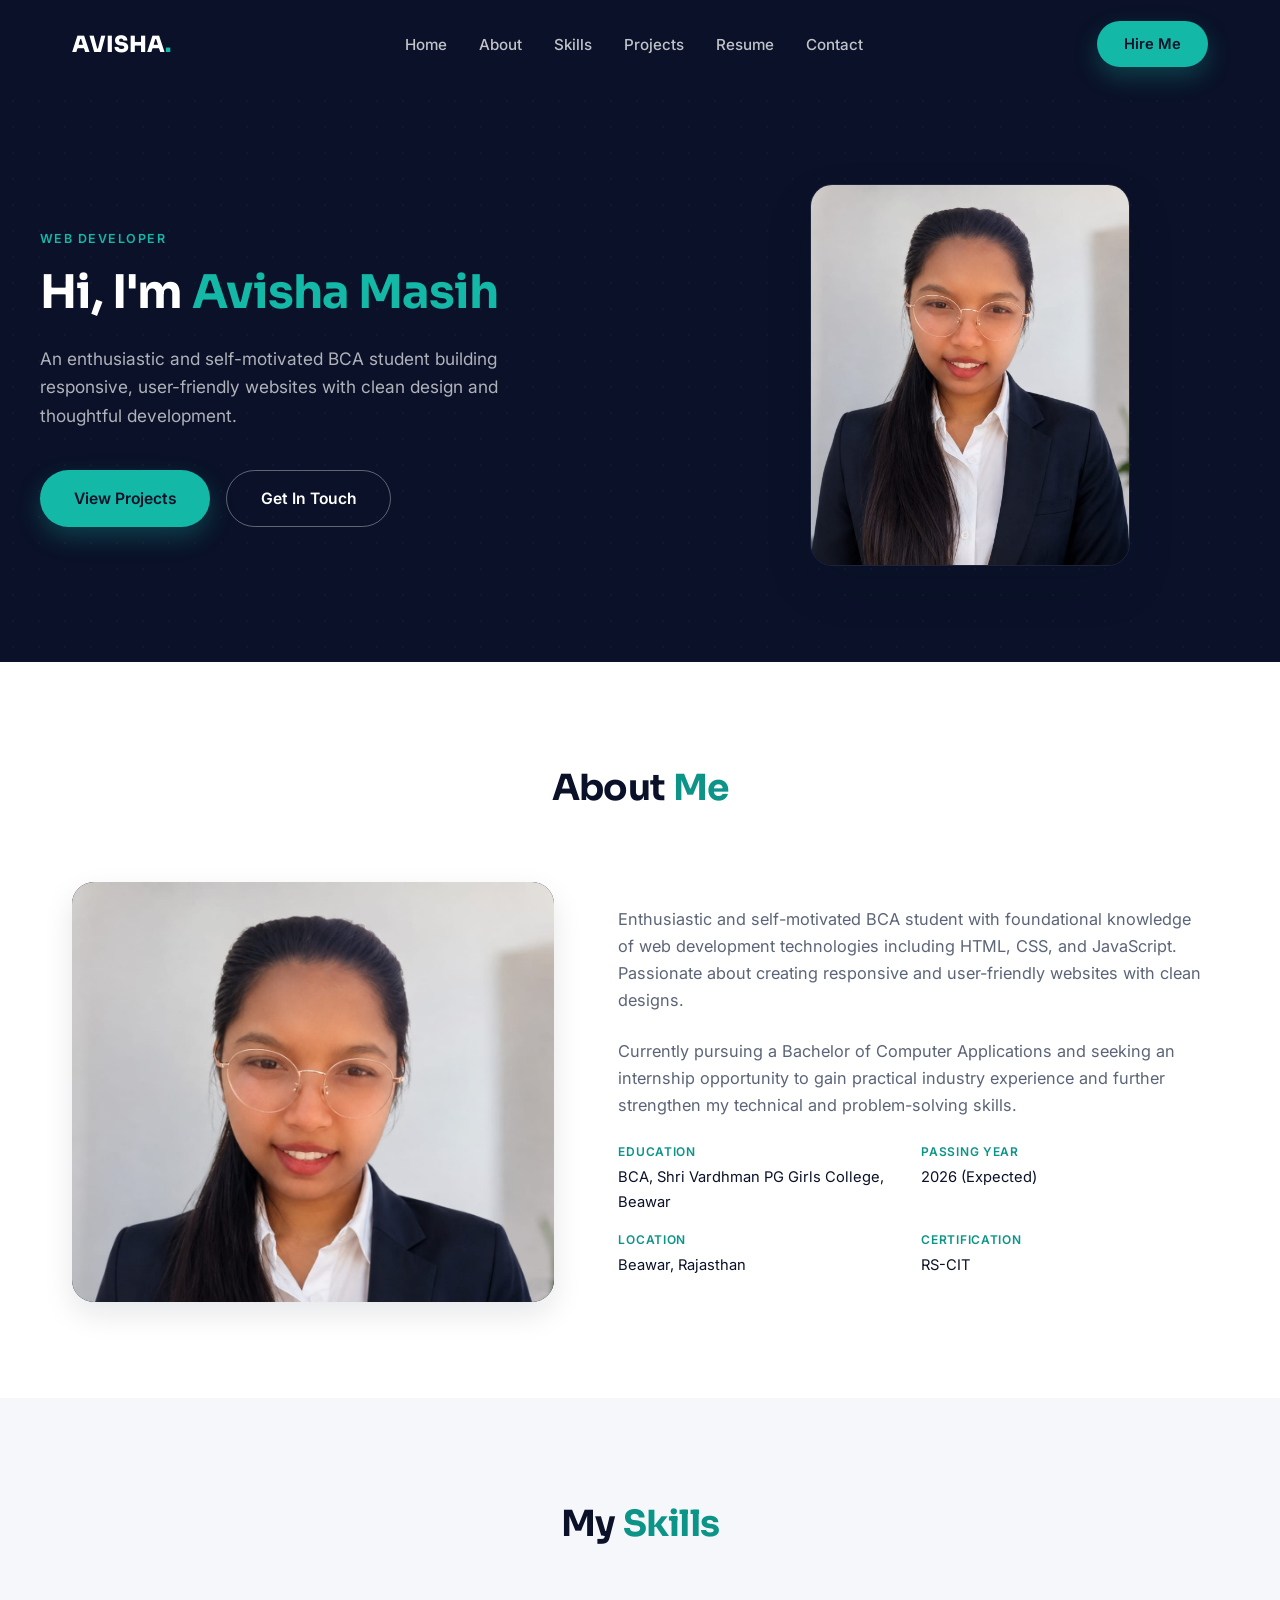
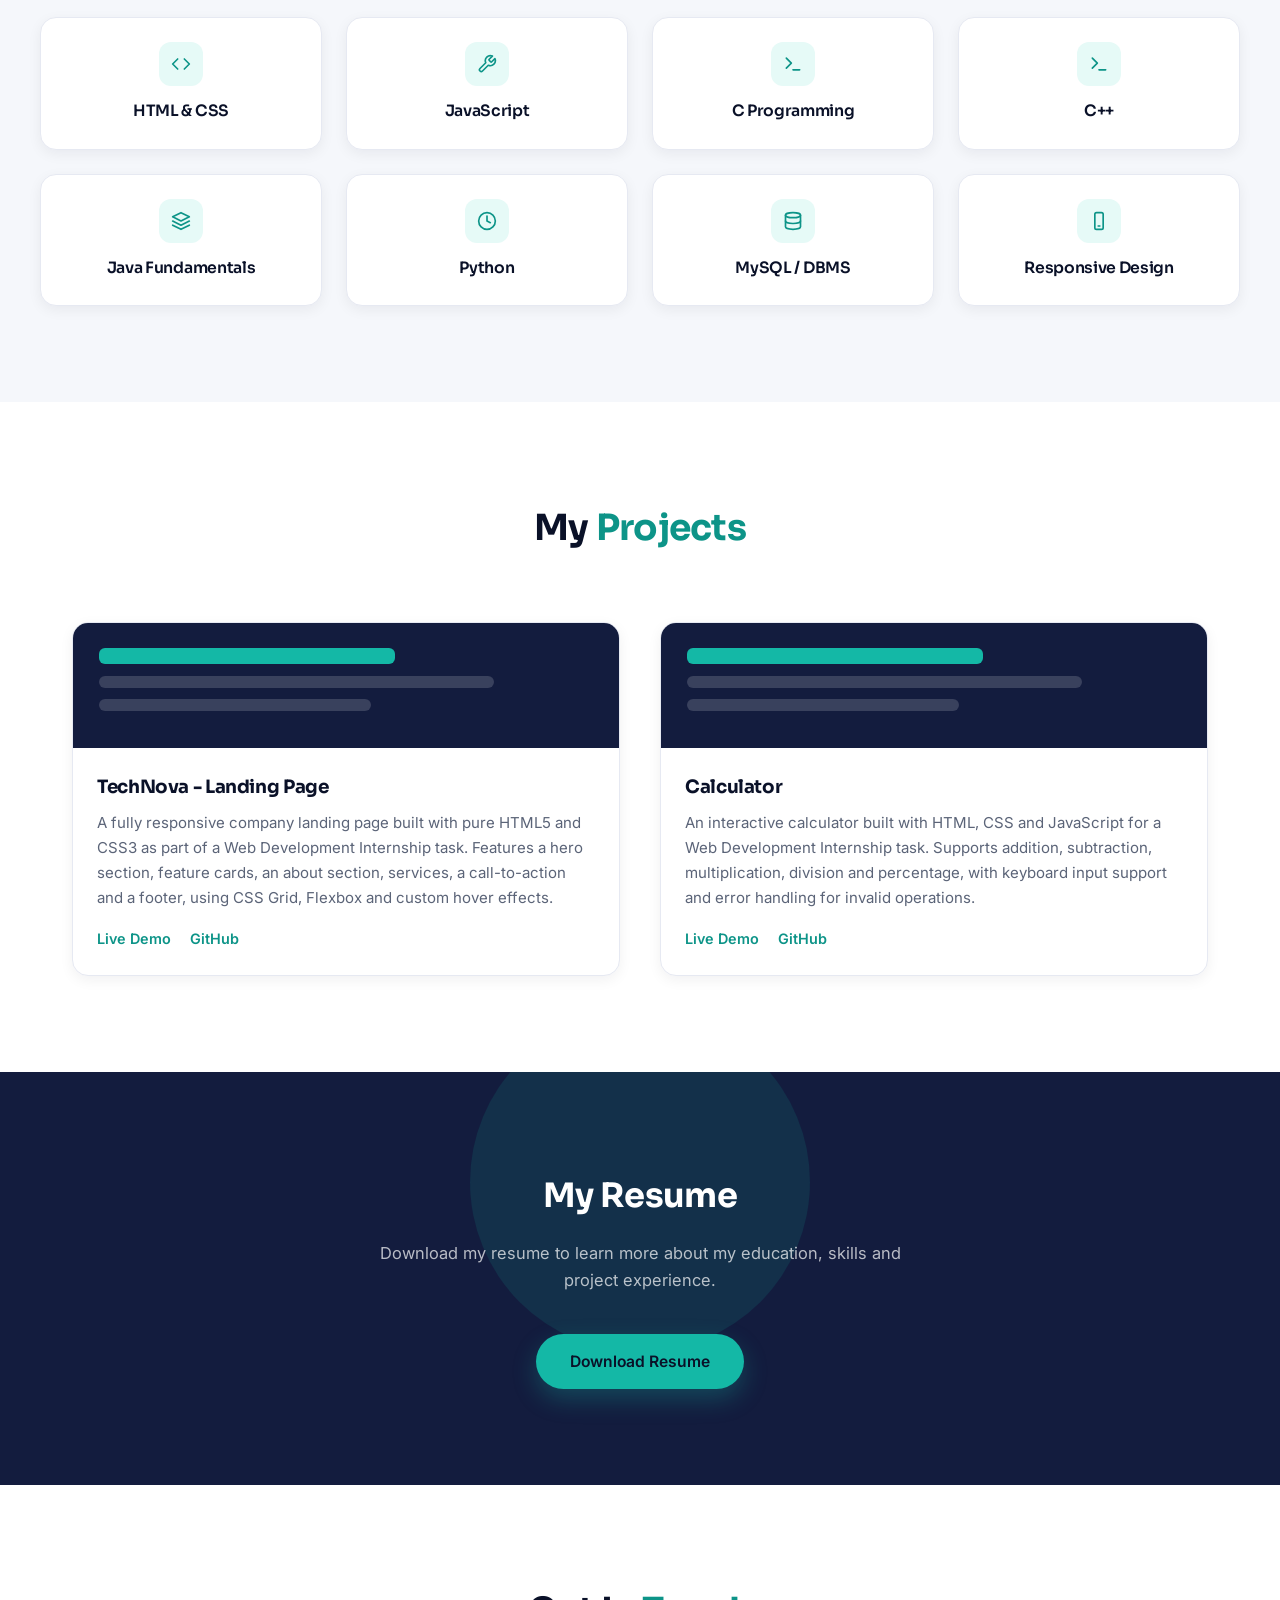
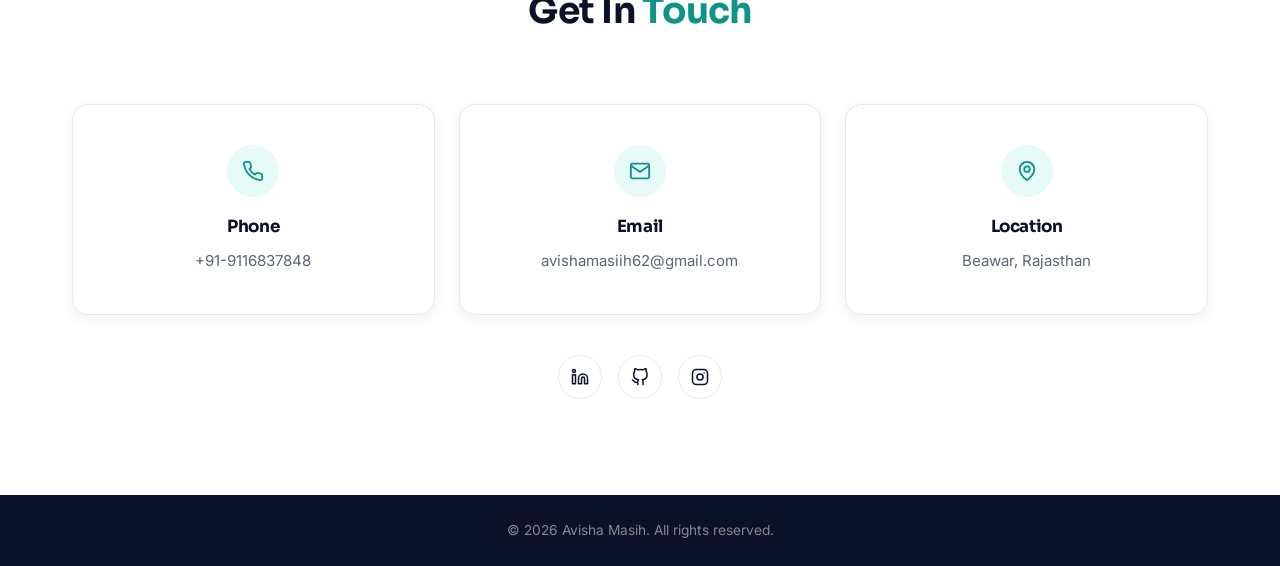
<file: Level-1-Task-1-Portfolio/index.html>
<!DOCTYPE html>
<html lang="en">
<head>
<meta charset="UTF-8">
<meta name="viewport" content="width=device-width, initial-scale=1.0">
<title>Avisha Masih - Aspiring Web Developer</title>
<link rel="stylesheet" href="style.css">
</head>
<body>

  <!-- ===================== HEADER ===================== -->
  <header class="header">
    <nav class="navbar">
      <div class="logo">AVISHA<span>.</span></div>
      <ul class="nav-links">
        <li><a href="#home">Home</a></li>
        <li><a href="#about">About</a></li>
        <li><a href="#skills">Skills</a></li>
        <li><a href="#projects">Projects</a></li>
        <li><a href="#resume">Resume</a></li>
        <li><a href="#contact">Contact</a></li>
      </ul>
      <a href="#contact" class="btn btn-primary nav-btn">Hire Me</a>
    </nav>
  </header>

  <main>

    <!-- ===================== HERO SECTION ===================== -->
    <section class="hero" id="home">
      <div class="hero-container">
        <div class="hero-left">
          <span class="eyebrow">Web Developer</span>
          <h1>Hi, I'm <span>Avisha Masih</span></h1>
          <p>An enthusiastic and self-motivated BCA student building responsive, user-friendly websites with clean design and thoughtful development.</p>
          <div class="hero-actions">
            <a href="#projects" class="btn btn-primary">View Projects</a>
            <a href="#contact" class="btn btn-outline">Get In Touch</a>
          </div>
        </div>
        <div class="hero-right">
          <div class="profile-card">
            <img src="profile.jpeg" alt="Avisha Masih" class="profile-photo">
          </div>
        </div>
      </div>
    </section>

    <!-- ===================== ABOUT SECTION ===================== -->
    <section class="about" id="about">
      <h2 class="section-heading">About <span>Me</span></h2>
      <div class="about-container">
        <div class="about-visual">
          <img src="profile.jpeg" alt="Avisha Masih" class="about-photo">
        </div>
        <div class="about-right">
          <p>Enthusiastic and self-motivated BCA student with foundational knowledge of web development technologies including HTML, CSS, and JavaScript. Passionate about creating responsive and user-friendly websites with clean designs.</p>
          <p>Currently pursuing a Bachelor of Computer Applications and seeking an internship opportunity to gain practical industry experience and further strengthen my technical and problem-solving skills.</p>
          <ul class="info-list">
            <li><span class="info-label">Education</span>BCA, Shri Vardhman PG Girls College, Beawar</li>
            <li><span class="info-label">Passing Year</span>2026 (Expected)</li>
            <li><span class="info-label">Location</span>Beawar, Rajasthan</li>
            <li><span class="info-label">Certification</span>RS-CIT</li>
          </ul>
        </div>
      </div>
    </section>

    <!-- ===================== SKILLS SECTION ===================== -->
    <section class="skills" id="skills">
      <h2 class="section-heading">My <span>Skills</span></h2>
      <div class="skills-grid">
        <div class="skill-card">
          <div class="skill-icon"><svg viewBox="0 0 24 24" fill="none" stroke-width="2" stroke-linecap="round" stroke-linejoin="round"><polyline points="16 18 22 12 16 6"></polyline><polyline points="8 6 2 12 8 18"></polyline></svg></div>
          <h3>HTML & CSS</h3>
        </div>
        <div class="skill-card">
          <div class="skill-icon"><svg viewBox="0 0 24 24" fill="none" stroke-width="2" stroke-linecap="round" stroke-linejoin="round"><path d="M14.7 6.3a1 1 0 0 0 0 1.4l1.6 1.6a1 1 0 0 0 1.4 0l3.77-3.77a6 6 0 0 1-7.94 7.94l-6.91 6.91a2.12 2.12 0 0 1-3-3l6.91-6.91a6 6 0 0 1 7.94-7.94l-3.76 3.76z"></path></svg></div>
          <h3>JavaScript</h3>
        </div>
        <div class="skill-card">
          <div class="skill-icon"><svg viewBox="0 0 24 24" fill="none" stroke-width="2" stroke-linecap="round" stroke-linejoin="round"><polyline points="4 17 10 11 4 5"></polyline><line x1="12" y1="19" x2="20" y2="19"></line></svg></div>
          <h3>C Programming</h3>
        </div>
        <div class="skill-card">
          <div class="skill-icon"><svg viewBox="0 0 24 24" fill="none" stroke-width="2" stroke-linecap="round" stroke-linejoin="round"><polyline points="4 17 10 11 4 5"></polyline><line x1="12" y1="19" x2="20" y2="19"></line></svg></div>
          <h3>C++</h3>
        </div>
        <div class="skill-card">
          <div class="skill-icon"><svg viewBox="0 0 24 24" fill="none" stroke-width="2" stroke-linecap="round" stroke-linejoin="round"><path d="M12 2 2 7l10 5 10-5-10-5Z"></path><path d="m2 17 10 5 10-5"></path><path d="m2 12 10 5 10-5"></path></svg></div>
          <h3>Java Fundamentals</h3>
        </div>
        <div class="skill-card">
          <div class="skill-icon"><svg viewBox="0 0 24 24" fill="none" stroke-width="2" stroke-linecap="round" stroke-linejoin="round"><circle cx="12" cy="12" r="10"></circle><path d="M12 6v6l4 2"></path></svg></div>
          <h3>Python</h3>
        </div>
        <div class="skill-card">
          <div class="skill-icon"><svg viewBox="0 0 24 24" fill="none" stroke-width="2" stroke-linecap="round" stroke-linejoin="round"><ellipse cx="12" cy="5" rx="9" ry="3"></ellipse><path d="M21 12c0 1.66-4 3-9 3s-9-1.34-9-3"></path><path d="M3 5v14c0 1.66 4 3 9 3s9-1.34 9-3V5"></path></svg></div>
          <h3>MySQL / DBMS</h3>
        </div>
        <div class="skill-card">
          <div class="skill-icon"><svg viewBox="0 0 24 24" fill="none" stroke-width="2" stroke-linecap="round" stroke-linejoin="round"><rect x="7" y="2" width="10" height="20" rx="2"></rect><line x1="11" y1="18" x2="13" y2="18"></line></svg></div>
          <h3>Responsive Design</h3>
        </div>
      </div>
    </section>

    <!-- ===================== PROJECTS SECTION ===================== -->
    <section class="projects" id="projects">
      <h2 class="section-heading">My <span>Projects</span></h2>
      <div class="projects-grid">
        <div class="project-card">
          <div class="project-thumb">
            <div class="profile-line title"></div>
            <div class="profile-line"></div>
            <div class="profile-line short"></div>
          </div>
          <div class="project-info">
            <h3>TechNova - Landing Page</h3>
            <p>A fully responsive company landing page built with pure HTML5 and CSS3 as part of a Web Development Internship task. Features a hero section, feature cards, an about section, services, a call-to-action and a footer, using CSS Grid, Flexbox and custom hover effects.</p>
            <div class="project-links">
              <a href="https://avishamasih.github.io/SKILL-BRIDGE-TECHNOLOGIES/Level-1-Task-2-Landing-Page/" target="_blank" rel="noopener">Live Demo</a>
              <a href="https://github.com/avishamasih/SKILL-BRIDGE-TECHNOLOGIES/tree/main/Level-1-Task-2-Landing-Page" target="_blank" rel="noopener">GitHub</a>
            </div>
          </div>
        </div>
        <div class="project-card">
          <div class="project-thumb">
            <div class="profile-line title"></div>
            <div class="profile-line"></div>
            <div class="profile-line short"></div>
          </div>
          <div class="project-info">
            <h3>Calculator</h3>
            <p>An interactive calculator built with HTML, CSS and JavaScript for a Web Development Internship task. Supports addition, subtraction, multiplication, division and percentage, with keyboard input support and error handling for invalid operations.</p>
            <div class="project-links">
              <a href="https://avishamasih.github.io/SKILL-BRIDGE-TECHNOLOGIES/Level-1-Task-3-Calculator/" target="_blank" rel="noopener">Live Demo</a>
              <a href="https://github.com/avishamasih/SKILL-BRIDGE-TECHNOLOGIES/tree/main/Level-1-Task-3-Calculator" target="_blank" rel="noopener">GitHub</a>
            </div>
          </div>
        </div>
      </div>
    </section>

    <!-- ===================== RESUME SECTION ===================== -->
    <section class="resume" id="resume">
      <div class="resume-content">
        <h2>My Resume</h2>
        <p>Download my resume to learn more about my education, skills and project experience.</p>
        <a href="https://drive.google.com/file/d/1WXh9qefOrFIT48eU-aiyhOg0A5bn3uBI/view?usp=drivesdk" target="_blank" rel="noopener" class="btn btn-primary">Download Resume</a>
      </div>
    </section>

    <!-- ===================== CONTACT SECTION ===================== -->
    <section class="contact" id="contact">
      <h2 class="section-heading">Get In <span>Touch</span></h2>
      <div class="contact-container">
        <div class="contact-card">
          <div class="contact-icon"><svg viewBox="0 0 24 24" fill="none" stroke-width="2" stroke-linecap="round" stroke-linejoin="round"><path d="M22 16.92v3a2 2 0 0 1-2.18 2 19.79 19.79 0 0 1-8.63-3.07 19.5 19.5 0 0 1-6-6 19.79 19.79 0 0 1-3.07-8.67A2 2 0 0 1 4.11 2h3a2 2 0 0 1 2 1.72c.127.96.362 1.903.7 2.81a2 2 0 0 1-.45 2.11L8.09 9.91a16 16 0 0 0 6 6l1.27-1.27a2 2 0 0 1 2.11-.45c.907.338 1.85.573 2.81.7A2 2 0 0 1 22 16.92Z"></path></svg></div>
          <h3>Phone</h3>
          <a href="tel:+919116837848">+91-9116837848</a>
        </div>
        <div class="contact-card">
          <div class="contact-icon"><svg viewBox="0 0 24 24" fill="none" stroke-width="2" stroke-linecap="round" stroke-linejoin="round"><rect x="2" y="4" width="20" height="16" rx="2"></rect><path d="m22 6-10 7L2 6"></path></svg></div>
          <h3>Email</h3>
          <a href="mailto:avishamasiih62@gmail.com">avishamasiih62@gmail.com</a>
        </div>
        <div class="contact-card">
          <div class="contact-icon"><svg viewBox="0 0 24 24" fill="none" stroke-width="2" stroke-linecap="round" stroke-linejoin="round"><path d="M20 10c0 6-8 12-8 12s-8-6-8-12a8 8 0 0 1 16 0Z"></path><circle cx="12" cy="10" r="3"></circle></svg></div>
          <h3>Location</h3>
          <span>Beawar, Rajasthan</span>
        </div>
      </div>
      <div class="social-row">
        <a href="https://www.linkedin.com/in/avisha-masih-79418a2bb" target="_blank" rel="noopener" title="LinkedIn"><svg viewBox="0 0 24 24" fill="none" stroke-width="2" stroke-linecap="round" stroke-linejoin="round"><path d="M16 8a6 6 0 0 1 6 6v7h-4v-7a2 2 0 0 0-2-2 2 2 0 0 0-2 2v7h-4v-7a6 6 0 0 1 6-6Z"></path><rect x="2" y="9" width="4" height="12"></rect><circle cx="4" cy="4" r="2"></circle></svg></a>
        <a href="https://github.com/avishamasih" target="_blank" rel="noopener" title="GitHub"><svg viewBox="0 0 24 24" fill="none" stroke-width="2" stroke-linecap="round" stroke-linejoin="round"><path d="M9 19c-5 1.5-5-2.5-7-3m14 6v-3.87a3.37 3.37 0 0 0-.94-2.61c3.14-.35 6.44-1.54 6.44-7A5.44 5.44 0 0 0 20 4.77 5.07 5.07 0 0 0 19.91 1S18.73.65 16 2.48a13.38 13.38 0 0 0-7 0C6.27.65 5.09 1 5.09 1A5.07 5.07 0 0 0 5 4.77a5.44 5.44 0 0 0-1.5 3.78c0 5.42 3.3 6.61 6.44 7A3.37 3.37 0 0 0 9 18.13V22"></path></svg></a>
        <a href="https://www.instagram.com/avisha_masih.2005" target="_blank" rel="noopener" title="Instagram"><svg viewBox="0 0 24 24" fill="none" stroke-width="2" stroke-linecap="round" stroke-linejoin="round"><rect x="2" y="2" width="20" height="20" rx="5"></rect><circle cx="12" cy="12" r="4"></circle><line x1="17.5" y1="6.5" x2="17.5" y2="6.5"></line></svg></a>
      </div>
    </section>

  </main>

  <!-- ===================== FOOTER ===================== -->
  <footer class="footer">
    <p>&copy; 2026 Avisha Masih. All rights reserved.</p>
  </footer>

</body>
</html>
</file>
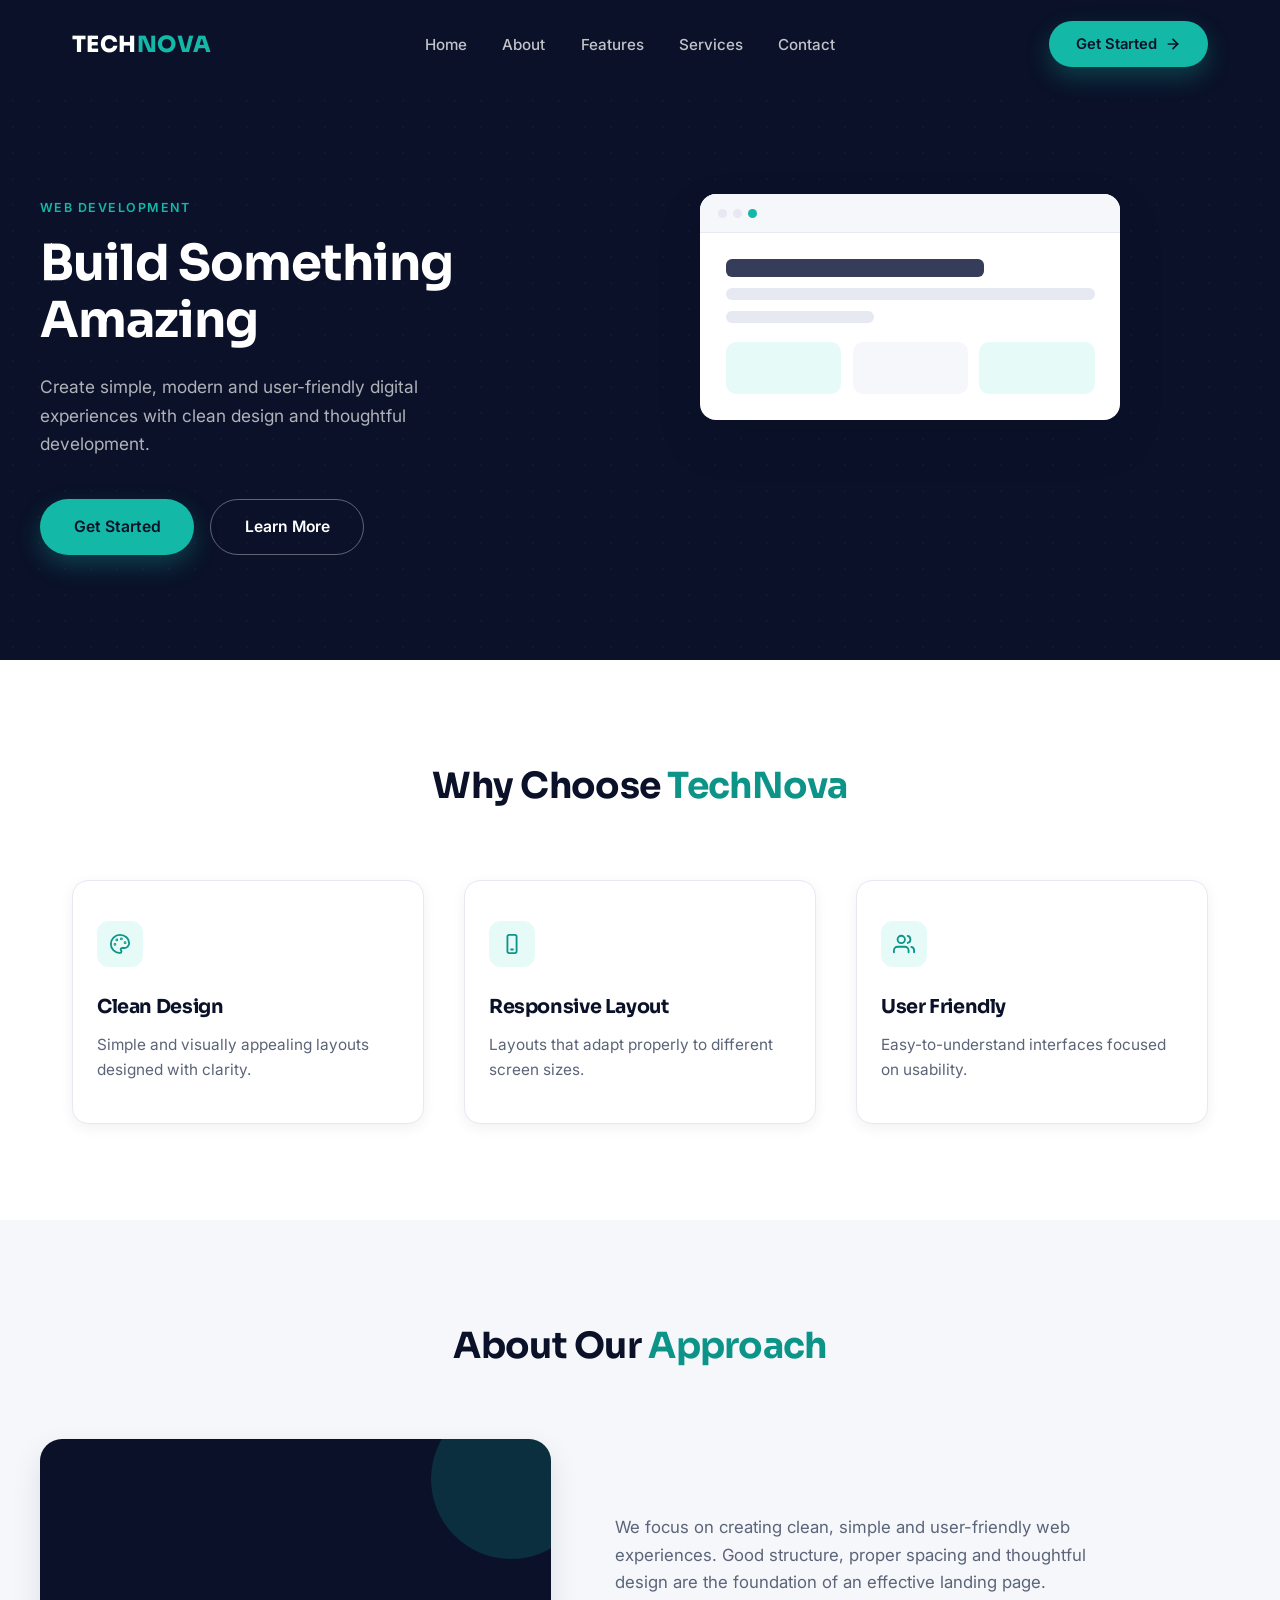
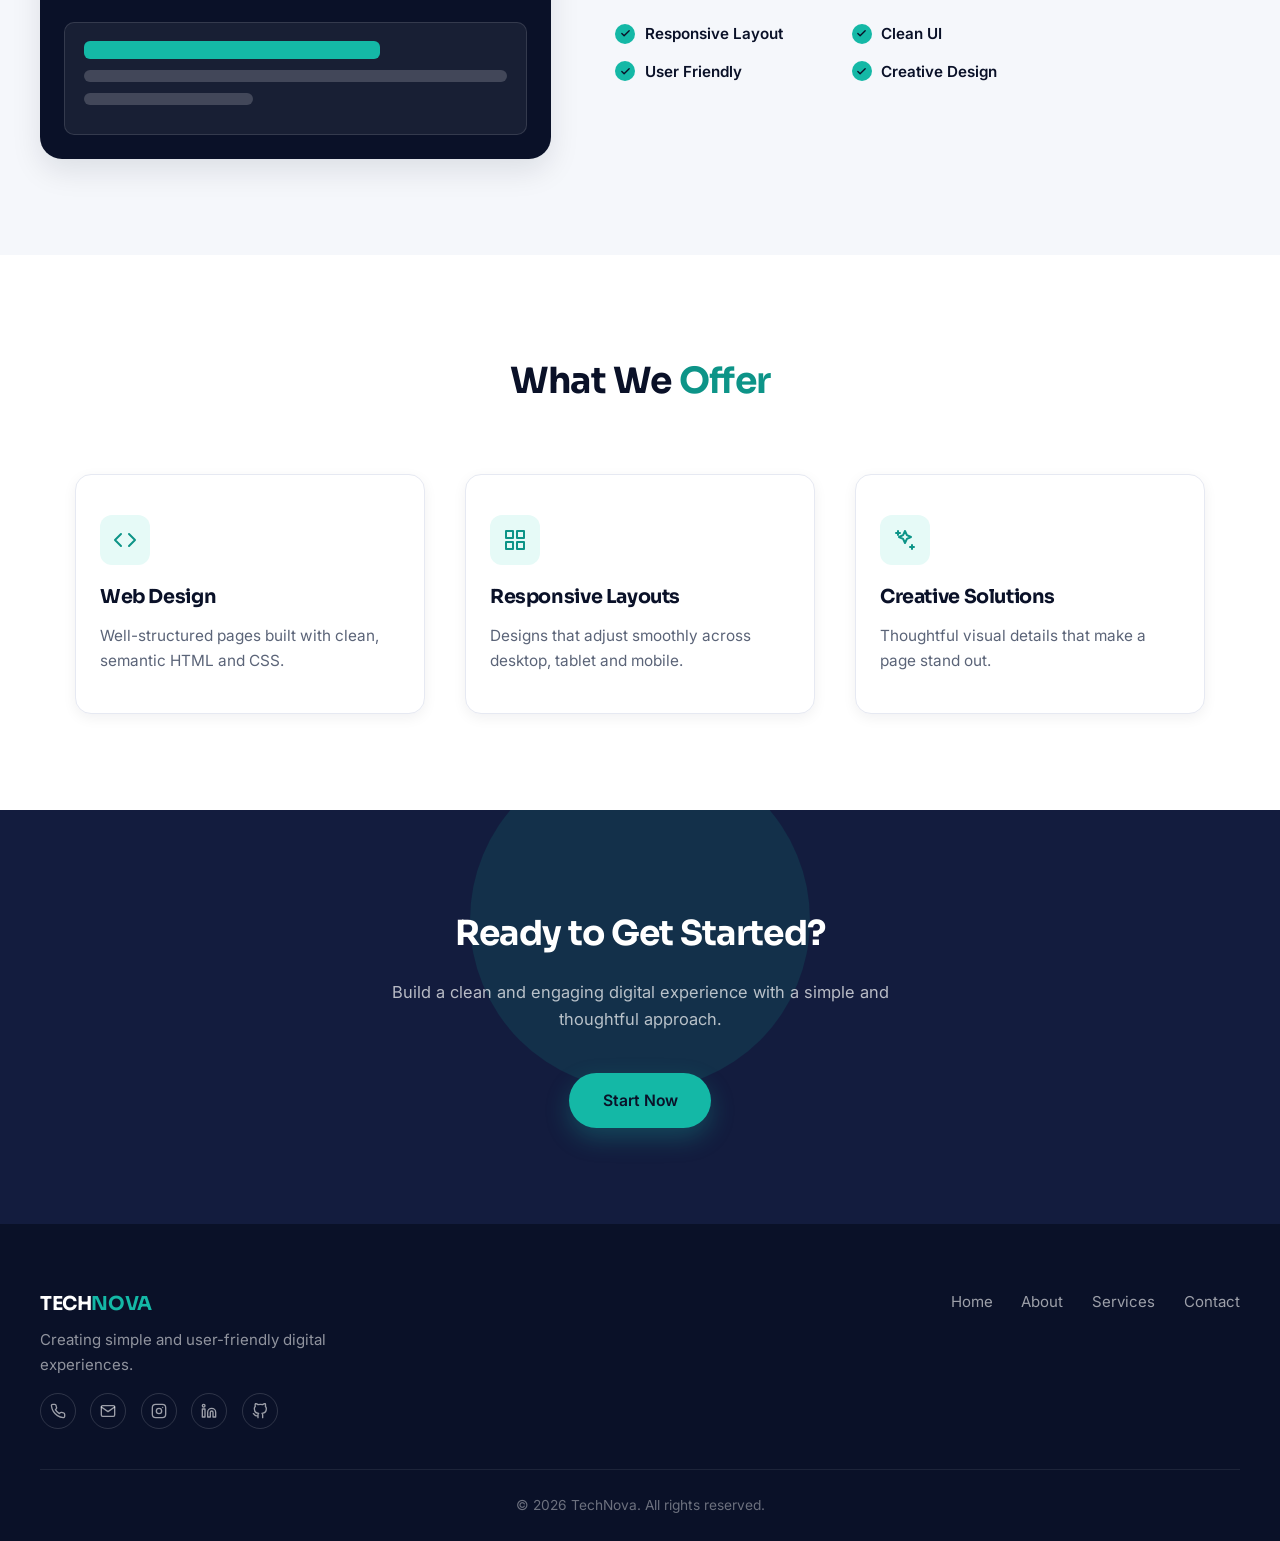
<file: Level-1-Task-2-Landing-Page/index.html>
<!DOCTYPE html>
<html lang="en">
<head>
<meta charset="UTF-8">
<meta name="viewport" content="width=device-width, initial-scale=1.0">
<title>TechNova - Build Something Amazing</title>
<link rel="stylesheet" href="style.css">
</head>
<body>

  <!-- ===================== HEADER ===================== -->
  <header class="header">
    <nav class="navbar">
      <div class="logo">TECH<span>NOVA</span></div>
      <ul class="nav-links">
        <li><a href="#home">Home</a></li>
        <li><a href="#about">About</a></li>
        <li><a href="#features">Features</a></li>
        <li><a href="#services">Services</a></li>
        <li><a href="#contact">Contact</a></li>
      </ul>
      <a href="#contact" class="btn btn-primary nav-btn">Get Started <svg viewBox="0 0 24 24" fill="none" stroke-width="2.5" stroke-linecap="round" stroke-linejoin="round"><line x1="5" y1="12" x2="19" y2="12"></line><polyline points="12 5 19 12 12 19"></polyline></svg></a>
    </nav>
  </header>

  <main>

    <!-- ===================== HERO SECTION ===================== -->
    <section class="hero" id="home">
      <div class="hero-container">
        <div class="hero-left">
          <span class="eyebrow" style="color:var(--teal);">Web Development</span>
          <h1>Build Something Amazing</h1>
          <p>Create simple, modern and user-friendly digital experiences with clean design and thoughtful development.</p>
          <div class="hero-actions">
            <a href="#features" class="btn btn-primary">Get Started</a>
            <a href="#about" class="btn btn-outline">Learn More</a>
          </div>
        </div>
        <div class="hero-right">
          <div class="browser-card">
            <div class="browser-bar">
              <span class="browser-dot"></span>
              <span class="browser-dot"></span>
              <span class="browser-dot active"></span>
            </div>
            <div class="browser-body">
              <div class="mock-line title"></div>
              <div class="mock-line"></div>
              <div class="mock-line short"></div>
              <div class="mock-blocks">
                <div class="mock-block"></div>
                <div class="mock-block"></div>
                <div class="mock-block"></div>
              </div>
            </div>
          </div>
        </div>
      </div>
    </section>

    <!-- ===================== FEATURES SECTION ===================== -->
    <section class="features" id="features">
      <h2 class="section-heading">Why Choose <span>TechNova</span></h2>
      <div class="features-grid">
        <div class="feature-card">
          <div class="card-icon"><svg viewBox="0 0 24 24" fill="none" stroke-width="2" stroke-linecap="round" stroke-linejoin="round"><circle cx="13.5" cy="6.5" r="0.5"></circle><circle cx="17.5" cy="10.5" r="0.5"></circle><circle cx="8.5" cy="7.5" r="0.5"></circle><circle cx="6.5" cy="12.5" r="0.5"></circle><path d="M12 2C6.5 2 2 6.5 2 12s4.5 10 10 10c.926 0 1.648-.746 1.648-1.688 0-.437-.18-.835-.437-1.125-.29-.289-.438-.652-.438-1.125a1.64 1.64 0 0 1 1.668-1.668h1.996c3.051 0 5.555-2.503 5.555-5.554C22 6.012 17.461 2 12 2Z"></path></svg></div>
          <h3>Clean Design</h3>
          <p>Simple and visually appealing layouts designed with clarity.</p>
        </div>
        <div class="feature-card">
          <div class="card-icon"><svg viewBox="0 0 24 24" fill="none" stroke-width="2" stroke-linecap="round" stroke-linejoin="round"><rect x="7" y="2" width="10" height="20" rx="2"></rect><line x1="11" y1="18" x2="13" y2="18"></line></svg></div>
          <h3>Responsive Layout</h3>
          <p>Layouts that adapt properly to different screen sizes.</p>
        </div>
        <div class="feature-card">
          <div class="card-icon"><svg viewBox="0 0 24 24" fill="none" stroke-width="2" stroke-linecap="round" stroke-linejoin="round"><path d="M17 21v-2a4 4 0 0 0-4-4H5a4 4 0 0 0-4 4v2"></path><circle cx="9" cy="7" r="4"></circle><path d="M23 21v-2a4 4 0 0 0-3-3.87"></path><path d="M16 3.13a4 4 0 0 1 0 7.75"></path></svg></div>
          <h3>User Friendly</h3>
          <p>Easy-to-understand interfaces focused on usability.</p>
        </div>
      </div>
    </section>

    <!-- ===================== ABOUT SECTION ===================== -->
    <section class="about" id="about">
      <h2 class="section-heading">About Our <span>Approach</span></h2>
      <div class="about-container">
        <div class="about-visual">
          <div class="about-visual-card">
            <div class="mock-line title"></div>
            <div class="mock-line"></div>
            <div class="mock-line short"></div>
          </div>
        </div>
        <div class="about-right">
          <p>We focus on creating clean, simple and user-friendly web experiences. Good structure, proper spacing and thoughtful design are the foundation of an effective landing page.</p>
          <ul class="check-list">
            <li><span class="check-mark"><svg viewBox="0 0 24 24" fill="none" stroke-width="3" stroke-linecap="round" stroke-linejoin="round"><polyline points="20 6 9 17 4 12"></polyline></svg></span>Responsive Layout</li>
            <li><span class="check-mark"><svg viewBox="0 0 24 24" fill="none" stroke-width="3" stroke-linecap="round" stroke-linejoin="round"><polyline points="20 6 9 17 4 12"></polyline></svg></span>Clean UI</li>
            <li><span class="check-mark"><svg viewBox="0 0 24 24" fill="none" stroke-width="3" stroke-linecap="round" stroke-linejoin="round"><polyline points="20 6 9 17 4 12"></polyline></svg></span>User Friendly</li>
            <li><span class="check-mark"><svg viewBox="0 0 24 24" fill="none" stroke-width="3" stroke-linecap="round" stroke-linejoin="round"><polyline points="20 6 9 17 4 12"></polyline></svg></span>Creative Design</li>
          </ul>
        </div>
      </div>
    </section>

    <!-- ===================== SERVICES SECTION ===================== -->
    <section class="services" id="services">
      <h2 class="section-heading">What We <span>Offer</span></h2>
      <div class="services-grid">
        <div class="service-box">
          <div class="service-icon-wrap"><svg viewBox="0 0 24 24" fill="none" stroke-width="2" stroke-linecap="round" stroke-linejoin="round"><polyline points="16 18 22 12 16 6"></polyline><polyline points="8 6 2 12 8 18"></polyline></svg></div>
          <h3>Web Design</h3>
          <p>Well-structured pages built with clean, semantic HTML and CSS.</p>
        </div>
        <div class="service-box">
          <div class="service-icon-wrap"><svg viewBox="0 0 24 24" fill="none" stroke-width="2" stroke-linecap="round" stroke-linejoin="round"><rect x="3" y="3" width="7" height="7"></rect><rect x="14" y="3" width="7" height="7"></rect><rect x="14" y="14" width="7" height="7"></rect><rect x="3" y="14" width="7" height="7"></rect></svg></div>
          <h3>Responsive Layouts</h3>
          <p>Designs that adjust smoothly across desktop, tablet and mobile.</p>
        </div>
        <div class="service-box">
          <div class="service-icon-wrap"><svg viewBox="0 0 24 24" fill="none" stroke-width="2" stroke-linecap="round" stroke-linejoin="round"><path d="m12 3-1.9 4.1L6 9l4.1 1.9L12 15l1.9-4.1L18 9l-4.1-1.9L12 3Z"></path><path d="M5 3v4"></path><path d="M19 17v4"></path><path d="M3 5h4"></path><path d="M17 19h4"></path></svg></div>
          <h3>Creative Solutions</h3>
          <p>Thoughtful visual details that make a page stand out.</p>
        </div>
      </div>
    </section>

    <!-- ===================== CALL TO ACTION ===================== -->
    <section class="cta" id="contact">
      <div class="cta-content">
        <h2>Ready to Get Started?</h2>
        <p>Build a clean and engaging digital experience with a simple and thoughtful approach.</p>
        <a href="mailto:avishamasiih62@gmail.com" class="btn btn-primary">Start Now</a>
      </div>
    </section>

  </main>

  <!-- ===================== FOOTER ===================== -->
  <footer class="footer">
    <div class="footer-container">
      <div class="footer-brand">
        <h3>TECH<span>NOVA</span></h3>
        <p>Creating simple and user-friendly digital experiences.</p>
        <div class="footer-social">
          <a href="tel:+919116837848" title="Call"><svg viewBox="0 0 24 24" fill="none" stroke-width="2" stroke-linecap="round" stroke-linejoin="round"><path d="M22 16.92v3a2 2 0 0 1-2.18 2 19.79 19.79 0 0 1-8.63-3.07 19.5 19.5 0 0 1-6-6 19.79 19.79 0 0 1-3.07-8.67A2 2 0 0 1 4.11 2h3a2 2 0 0 1 2 1.72c.127.96.362 1.903.7 2.81a2 2 0 0 1-.45 2.11L8.09 9.91a16 16 0 0 0 6 6l1.27-1.27a2 2 0 0 1 2.11-.45c.907.338 1.85.573 2.81.7A2 2 0 0 1 22 16.92Z"></path></svg></a>
          <a href="mailto:avishamasiih62@gmail.com" title="Email"><svg viewBox="0 0 24 24" fill="none" stroke-width="2" stroke-linecap="round" stroke-linejoin="round"><rect x="2" y="4" width="20" height="16" rx="2"></rect><path d="m22 6-10 7L2 6"></path></svg></a>
          <a href="https://www.instagram.com/avisha_masih.2005" target="_blank" rel="noopener" title="Instagram"><svg viewBox="0 0 24 24" fill="none" stroke-width="2" stroke-linecap="round" stroke-linejoin="round"><rect x="2" y="2" width="20" height="20" rx="5"></rect><circle cx="12" cy="12" r="4"></circle><line x1="17.5" y1="6.5" x2="17.5" y2="6.5"></line></svg></a>
          <a href="https://www.linkedin.com/in/avisha-masih-79418a2bb" target="_blank" rel="noopener" title="LinkedIn"><svg viewBox="0 0 24 24" fill="none" stroke-width="2" stroke-linecap="round" stroke-linejoin="round"><path d="M16 8a6 6 0 0 1 6 6v7h-4v-7a2 2 0 0 0-2-2 2 2 0 0 0-2 2v7h-4v-7a6 6 0 0 1 6-6Z"></path><rect x="2" y="9" width="4" height="12"></rect><circle cx="4" cy="4" r="2"></circle></svg></a>
          <a href="https://github.com/avishamasih" target="_blank" rel="noopener" title="GitHub"><svg viewBox="0 0 24 24" fill="none" stroke-width="2" stroke-linecap="round" stroke-linejoin="round"><path d="M9 19c-5 1.5-5-2.5-7-3m14 6v-3.87a3.37 3.37 0 0 0-.94-2.61c3.14-.35 6.44-1.54 6.44-7A5.44 5.44 0 0 0 20 4.77 5.07 5.07 0 0 0 19.91 1S18.73.65 16 2.48a13.38 13.38 0 0 0-7 0C6.27.65 5.09 1 5.09 1A5.07 5.07 0 0 0 5 4.77a5.44 5.44 0 0 0-1.5 3.78c0 5.42 3.3 6.61 6.44 7A3.37 3.37 0 0 0 9 18.13V22"></path></svg></a>
        </div>
      </div>
      <ul class="footer-links">
        <li><a href="#home">Home</a></li>
        <li><a href="#about">About</a></li>
        <li><a href="#services">Services</a></li>
        <li><a href="#contact">Contact</a></li>
      </ul>
    </div>
    <div class="footer-bottom">
      <p>&copy; 2026 TechNova. All rights reserved.</p>
    </div>
  </footer>

</body>
</html>
</file>
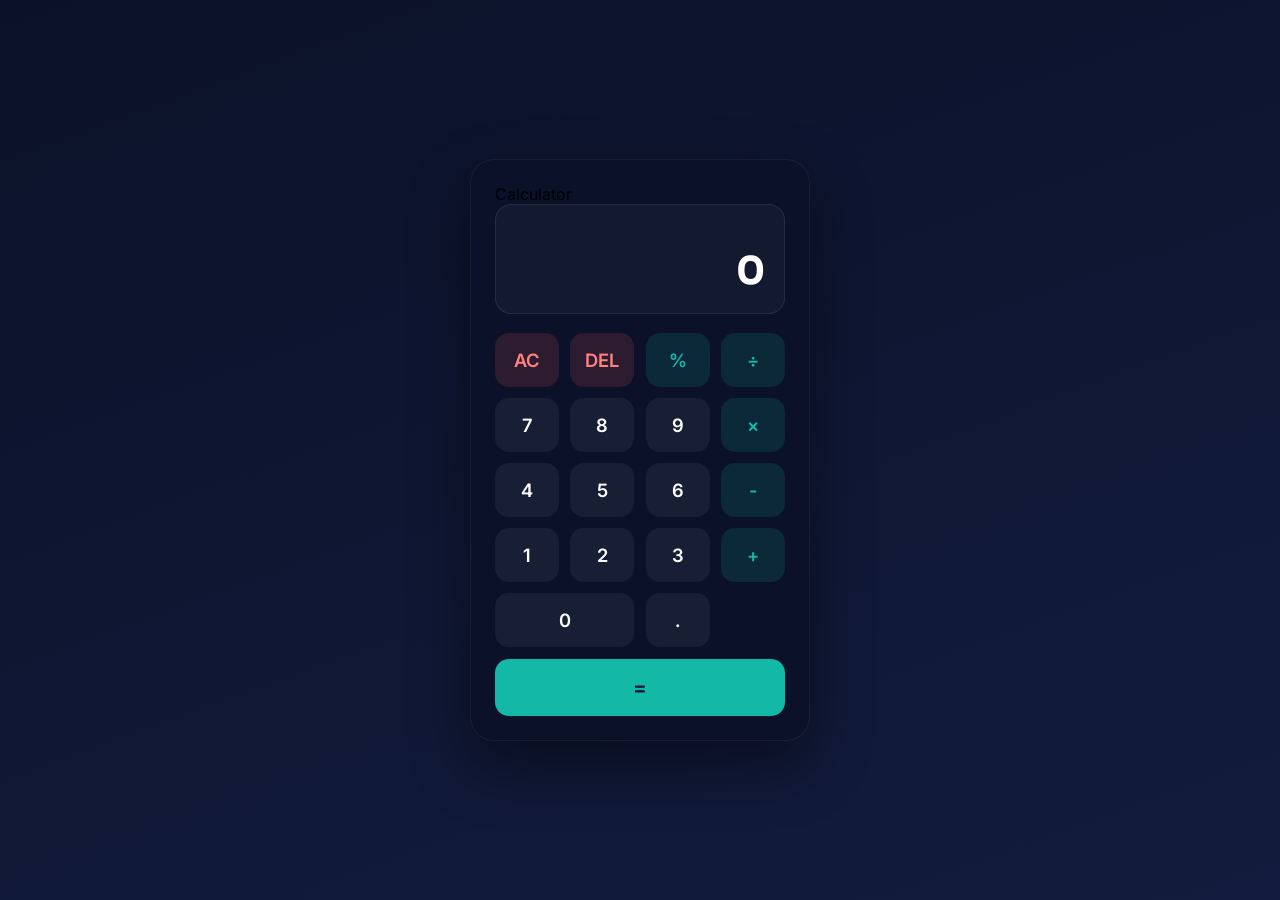
<file: Level-1-Task-3-Calculator/index.html>
<!DOCTYPE html>
<html lang="en">
<head>
<meta charset="UTF-8">
<meta name="viewport" content="width=device-width, initial-scale=1.0">
<title>Calculator</title>
<link rel="stylesheet" href="style.css">
</head>
<body>

  <div class="calculator">
    <div class="calc-titlebar">
      <span class="calc-dot"></span>
      <span class="calc-dot"></span>
      <span class="calc-dot active"></span>
      <span class="calc-title">Calculator</span>
    </div>

    <div class="calc-body">
      <div class="display">
        <div class="previous-operand" id="previous-operand"></div>
        <div class="current-operand" id="current-operand">0</div>
      </div>

      <div class="buttons">
        <button class="btn btn-clear" data-action="clear">AC</button>
        <button class="btn btn-clear" data-action="delete">DEL</button>
        <button class="btn btn-operator" data-action="operator" data-value="%">%</button>
        <button class="btn btn-operator" data-action="operator" data-value="÷">÷</button>

        <button class="btn btn-number" data-value="7">7</button>
        <button class="btn btn-number" data-value="8">8</button>
        <button class="btn btn-number" data-value="9">9</button>
        <button class="btn btn-operator" data-action="operator" data-value="×">×</button>

        <button class="btn btn-number" data-value="4">4</button>
        <button class="btn btn-number" data-value="5">5</button>
        <button class="btn btn-number" data-value="6">6</button>
        <button class="btn btn-operator" data-action="operator" data-value="-">-</button>

        <button class="btn btn-number" data-value="1">1</button>
        <button class="btn btn-number" data-value="2">2</button>
        <button class="btn btn-number" data-value="3">3</button>
        <button class="btn btn-operator" data-action="operator" data-value="+">+</button>

        <button class="btn btn-number btn-zero" data-value="0">0</button>
        <button class="btn btn-number" data-value=".">.</button>
        <button class="btn btn-equals" data-action="equals">=</button>
      </div>
    </div>
  </div>

  <script src="script.js"></script>
</body>
</html>
</file>
<file: Level-1-Task-1-Portfolio/style.css>
/* ============================================================
   AVISHA MASIH - PORTFOLIO - style.css
   ============================================================ */

@import url('https://fonts.googleapis.com/css2?family=Sora:wght@400;600;700;800&family=Inter:wght@400;500;600&display=swap');

* {
  margin: 0;
  padding: 0;
  box-sizing: border-box;
}

:root {
  --navy: #0a1128;
  --navy-mid: #131c3e;
  --white: #ffffff;
  --gray-bg: #f5f7fb;
  --gray-text: #5b6478;
  --line: #e6e9f2;
  --teal: #14b8a6;
  --teal-dark: #0d9488;
  --teal-light: #e6faf7;

  --radius-sm: 10px;
  --radius-md: 16px;
  --radius-lg: 22px;

  --shadow-sm: 0 4px 14px rgba(10, 17, 40, 0.06);
  --shadow-md: 0 12px 30px rgba(10, 17, 40, 0.10);
  --shadow-lg: 0 20px 45px rgba(10, 17, 40, 0.16);

  --space-2: 1rem;
  --space-3: 1.5rem;
  --space-4: 2.5rem;
  --space-5: 4rem;
  --space-6: 6rem;
}

html {
  scroll-behavior: smooth;
}

body {
  font-family: 'Inter', -apple-system, sans-serif;
  color: var(--navy);
  background-color: var(--white);
  line-height: 1.65;
  overflow-x: hidden;
}

h1, h2, h3 {
  font-family: 'Sora', 'Inter', sans-serif;
  letter-spacing: -0.02em;
}

a {
  text-decoration: none;
  color: inherit;
}

ul {
  list-style: none;
}

.eyebrow {
  display: inline-block;
  font-size: 0.78rem;
  font-weight: 600;
  letter-spacing: 0.12em;
  text-transform: uppercase;
  color: var(--teal);
  margin-bottom: var(--space-2);
}

.section-heading {
  text-align: center;
  font-size: 2.25rem;
  font-weight: 700;
  color: var(--navy);
  margin-bottom: var(--space-5);
}

.section-heading span {
  color: var(--teal-dark);
}

/* ---------- BUTTONS ---------- */
.btn {
  display: inline-flex;
  align-items: center;
  gap: 0.5rem;
  padding: 0.9rem 2.1rem;
  border-radius: 999px;
  font-family: 'Inter', sans-serif;
  font-weight: 600;
  font-size: 0.98rem;
  cursor: pointer;
  border: none;
  transition: transform 0.2s ease, box-shadow 0.2s ease, background-color 0.2s ease, color 0.2s ease;
}

.btn-primary {
  background-color: var(--teal);
  color: var(--navy);
  box-shadow: 0 10px 24px rgba(20, 184, 166, 0.28);
}

.btn-primary:hover {
  background-color: var(--teal-dark);
  color: var(--white);
  transform: translateY(-2px);
  box-shadow: 0 14px 28px rgba(20, 184, 166, 0.36);
}

.btn-outline {
  background-color: transparent;
  color: var(--white);
  border: 1.5px solid rgba(255, 255, 255, 0.35);
}

.btn-outline:hover {
  border-color: var(--teal);
  color: var(--teal);
  transform: translateY(-2px);
}

/* ============================================================
   HEADER / NAVIGATION
   ============================================================ */
.header {
  background-color: var(--navy);
  position: sticky;
  top: 0;
  z-index: 100;
}

.navbar {
  max-width: 1200px;
  margin: 0 auto;
  display: flex;
  align-items: center;
  justify-content: space-between;
  padding: 1.3rem 2rem;
  flex-wrap: wrap;
  gap: 1rem;
}

.logo {
  font-family: 'Sora', sans-serif;
  font-size: 1.4rem;
  font-weight: 800;
  color: var(--white);
}

.logo span {
  color: var(--teal);
}

.nav-links {
  display: flex;
  gap: 2rem;
  flex-wrap: wrap;
}

.nav-links a {
  color: rgba(255, 255, 255, 0.75);
  font-weight: 500;
  font-size: 0.95rem;
  padding: 0.3rem 0;
  border-bottom: 2px solid transparent;
  transition: color 0.2s ease, border-color 0.2s ease;
}

.nav-links a:hover {
  color: var(--white);
  border-bottom-color: var(--teal);
}

.nav-btn {
  padding: 0.7rem 1.7rem;
  font-size: 0.92rem;
}

/* ============================================================
   HERO SECTION
   ============================================================ */
.hero {
  background-color: var(--navy);
  padding: var(--space-6) 2rem;
  position: relative;
}

.hero::before {
  content: "";
  position: absolute;
  inset: 0;
  background-image: radial-gradient(rgba(255, 255, 255, 0.06) 1px, transparent 1px);
  background-size: 26px 26px;
  opacity: 0.5;
  pointer-events: none;
}

.hero-container {
  max-width: 1200px;
  margin: 0 auto;
  display: grid;
  grid-template-columns: 1.05fr 0.95fr;
  gap: var(--space-5);
  align-items: center;
  position: relative;
}

.hero-left h1 {
  font-size: 2.9rem;
  font-weight: 700;
  color: var(--white);
  margin-bottom: var(--space-3);
  line-height: 1.2;
}

.hero-left h1 span {
  color: var(--teal);
}

.hero-left p {
  color: rgba(255, 255, 255, 0.68);
  font-size: 1.08rem;
  margin-bottom: var(--space-4);
  max-width: 460px;
}

.hero-actions {
  display: flex;
  gap: 1rem;
  flex-wrap: wrap;
}

.hero-right {
  display: flex;
  justify-content: center;
}

.profile-card {
  width: 100%;
  max-width: 320px;
  border-radius: var(--radius-lg);
  box-shadow: var(--shadow-lg);
  overflow: hidden;
  border: 1px solid rgba(255, 255, 255, 0.08);
}

.profile-photo {
  width: 100%;
  height: 380px;
  object-fit: cover;
  object-position: top center;
  display: block;
}

.profile-line {
  height: 12px;
  border-radius: 6px;
  background-color: var(--line);
  margin: 0 auto 0.7rem;
  width: 80%;
}

.profile-line.short {
  width: 55%;
}

.profile-line.title {
  height: 16px;
  width: 60%;
  background-color: var(--navy);
  opacity: 0.85;
}

/* ============================================================
   ABOUT SECTION
   ============================================================ */
.about {
  padding: var(--space-6) 2rem;
  max-width: 1200px;
  margin: 0 auto;
}

.about-container {
  display: grid;
  grid-template-columns: 0.9fr 1.1fr;
  gap: var(--space-5);
  align-items: center;
}

.about-visual {
  width: 100%;
  height: 420px;
  background-color: var(--navy);
  border-radius: var(--radius-lg);
  box-shadow: var(--shadow-md);
  position: relative;
  overflow: hidden;
}

.about-visual::before {
  content: "";
  position: absolute;
  top: -40px;
  right: -40px;
  width: 160px;
  height: 160px;
  border-radius: 50%;
  background-color: var(--teal);
  opacity: 0.18;
  z-index: 1;
}

.about-photo {
  position: relative;
  z-index: 2;
  width: 100%;
  height: 100%;
  object-fit: cover;
  object-position: top center;
  display: block;
}

.about-right p {
  color: var(--gray-text);
  font-size: 1.02rem;
  margin-bottom: var(--space-3);
}

.info-list {
  display: grid;
  grid-template-columns: repeat(2, 1fr);
  gap: 1rem;
  margin-top: var(--space-3);
}

.info-list li {
  font-size: 0.92rem;
  color: var(--navy);
}

.info-label {
  display: block;
  font-size: 0.75rem;
  font-weight: 600;
  letter-spacing: 0.06em;
  text-transform: uppercase;
  color: var(--teal-dark);
  margin-bottom: 0.2rem;
}

/* ============================================================
   SKILLS SECTION
   ============================================================ */
.skills {
  background-color: var(--gray-bg);
  padding: var(--space-6) 2rem;
}

.skills-grid {
  max-width: 1200px;
  margin: 0 auto;
  display: grid;
  grid-template-columns: repeat(4, 1fr);
  gap: var(--space-3);
}

.skill-card {
  background-color: var(--white);
  border: 1px solid var(--line);
  border-radius: var(--radius-md);
  padding: var(--space-3) var(--space-2);
  text-align: center;
  box-shadow: var(--shadow-sm);
  transition: transform 0.25s ease, box-shadow 0.25s ease, border-color 0.25s ease;
}

.skill-card:hover {
  transform: translateY(-6px);
  box-shadow: var(--shadow-md);
  border-color: var(--teal);
}

.skill-icon {
  width: 44px;
  height: 44px;
  border-radius: 12px;
  margin: 0 auto 0.8rem;
  display: flex;
  align-items: center;
  justify-content: center;
  background-color: var(--teal-light);
}

.skill-icon svg {
  width: 20px;
  height: 20px;
  stroke: var(--teal-dark);
}

.skill-card h3 {
  font-size: 0.98rem;
  font-weight: 600;
  color: var(--navy);
}

/* ============================================================
   PROJECTS SECTION
   ============================================================ */
.projects {
  padding: var(--space-6) 2rem;
  max-width: 1200px;
  margin: 0 auto;
}

.projects-grid {
  display: grid;
  grid-template-columns: repeat(2, 1fr);
  gap: var(--space-4);
}

.project-card {
  background-color: var(--white);
  border: 1px solid var(--line);
  border-radius: var(--radius-md);
  overflow: hidden;
  box-shadow: var(--shadow-sm);
  transition: transform 0.25s ease, box-shadow 0.25s ease;
}

.project-card:hover {
  transform: translateY(-6px);
  box-shadow: var(--shadow-md);
}

.project-thumb {
  background-color: var(--navy-mid);
  padding: 1.6rem;
}

.project-thumb .profile-line {
  background-color: rgba(255, 255, 255, 0.16);
  margin-left: 0;
}

.project-thumb .profile-line.title {
  background-color: var(--teal);
  opacity: 1;
}

.project-info {
  padding: var(--space-3);
}

.project-info h3 {
  font-size: 1.15rem;
  font-weight: 700;
  margin-bottom: 0.6rem;
  color: var(--navy);
}

.project-info p {
  color: var(--gray-text);
  font-size: 0.94rem;
  margin-bottom: 1rem;
}

.project-links {
  display: flex;
  gap: 1.2rem;
}

.project-links a {
  font-size: 0.9rem;
  font-weight: 600;
  color: var(--teal-dark);
  border-bottom: 1px solid transparent;
  transition: border-color 0.2s ease;
}

.project-links a:hover {
  border-bottom-color: var(--teal-dark);
}

/* ============================================================
   RESUME SECTION
   ============================================================ */
.resume {
  background-color: var(--navy-mid);
  color: var(--white);
  text-align: center;
  padding: var(--space-6) 2rem;
  position: relative;
  overflow: hidden;
}

.resume::before {
  content: "";
  position: absolute;
  top: -60px;
  left: 50%;
  transform: translateX(-50%);
  width: 340px;
  height: 340px;
  border-radius: 50%;
  background-color: var(--teal);
  opacity: 0.12;
}

.resume-content {
  position: relative;
  max-width: 560px;
  margin: 0 auto;
}

.resume-content h2 {
  font-size: 2.1rem;
  font-weight: 700;
  margin-bottom: var(--space-2);
}

.resume-content p {
  color: rgba(255, 255, 255, 0.7);
  font-size: 1.03rem;
  margin-bottom: var(--space-4);
}

/* ============================================================
   CONTACT SECTION
   ============================================================ */
.contact {
  padding: var(--space-6) 2rem;
  max-width: 1200px;
  margin: 0 auto;
}

.contact-container {
  display: grid;
  grid-template-columns: repeat(3, 1fr);
  gap: var(--space-3);
  margin-bottom: var(--space-4);
}

.contact-card {
  background-color: var(--white);
  border: 1px solid var(--line);
  border-radius: var(--radius-md);
  padding: var(--space-4) var(--space-3);
  text-align: center;
  box-shadow: var(--shadow-sm);
  transition: transform 0.25s ease, box-shadow 0.25s ease, border-color 0.25s ease;
}

.contact-card:hover {
  transform: translateY(-6px);
  box-shadow: var(--shadow-md);
  border-color: var(--teal);
}

.contact-icon {
  width: 52px;
  height: 52px;
  border-radius: 50%;
  margin: 0 auto 1rem;
  display: flex;
  align-items: center;
  justify-content: center;
  background-color: var(--teal-light);
}

.contact-icon svg {
  width: 22px;
  height: 22px;
  stroke: var(--teal-dark);
}

.contact-card h3 {
  font-size: 1.05rem;
  font-weight: 700;
  margin-bottom: 0.4rem;
  color: var(--navy);
}

.contact-card a,
.contact-card span {
  color: var(--gray-text);
  font-size: 0.94rem;
}

.contact-card a:hover {
  color: var(--teal-dark);
}

.social-row {
  display: flex;
  justify-content: center;
  gap: 1rem;
}

.social-row a {
  width: 44px;
  height: 44px;
  border-radius: 50%;
  border: 1px solid var(--line);
  display: flex;
  align-items: center;
  justify-content: center;
  color: var(--navy);
  transition: border-color 0.2s ease, color 0.2s ease, transform 0.2s ease;
}

.social-row a svg {
  width: 18px;
  height: 18px;
  stroke: currentColor;
}

.social-row a:hover {
  border-color: var(--teal);
  color: var(--teal-dark);
  transform: translateY(-3px);
}

/* ============================================================
   FOOTER
   ============================================================ */
.footer {
  background-color: var(--navy);
  color: rgba(255, 255, 255, 0.5);
  text-align: center;
  padding: var(--space-3) 2rem;
  font-size: 0.86rem;
}

/* ============================================================
   RESPONSIVE DESIGN
   ============================================================ */
@media (max-width: 900px) {
  .hero-container,
  .about-container {
    grid-template-columns: 1fr;
  }

  .about-visual {
    order: 2;
  }

  .about-right {
    order: 1;
  }

  .skills-grid {
    grid-template-columns: repeat(2, 1fr);
  }

  .projects-grid {
    grid-template-columns: 1fr;
  }

  .contact-container {
    grid-template-columns: 1fr;
  }
}

@media (max-width: 600px) {
  :root {
    --space-6: 3.5rem;
  }

  .navbar {
    flex-direction: column;
    align-items: flex-start;
  }

  .nav-links {
    gap: 1rem;
  }

  .hero-left h1 {
    font-size: 2.1rem;
  }

  .skills-grid {
    grid-template-columns: 1fr;
  }

  .info-list {
    grid-template-columns: 1fr;
  }
}
</file>
<file: Level-1-Task-2-Landing-Page/style.css>
/* ============================================================
   TECHNOVA LANDING PAGE
   ============================================================ */

@import url('https://fonts.googleapis.com/css2?family=Sora:wght@400;600;700;800&family=Inter:wght@400;500;600&display=swap');

* {
  margin: 0;
  padding: 0;
  box-sizing: border-box;
}

:root {
  --navy: #0a1128;
  --navy-mid: #131c3e;
  --white: #ffffff;
  --gray-bg: #f5f7fb;
  --gray-text: #5b6478;
  --line: #e6e9f2;
  --teal: #14b8a6;
  --teal-dark: #0d9488;
  --teal-light: #e6faf7;

  --radius-sm: 10px;
  --radius-md: 16px;
  --radius-lg: 22px;

  --shadow-sm: 0 4px 14px rgba(10, 17, 40, 0.06);
  --shadow-md: 0 12px 30px rgba(10, 17, 40, 0.10);
  --shadow-lg: 0 20px 45px rgba(10, 17, 40, 0.16);

  --space-1: 0.5rem;
  --space-2: 1rem;
  --space-3: 1.5rem;
  --space-4: 2.5rem;
  --space-5: 4rem;
  --space-6: 6rem;
}

html {
  scroll-behavior: smooth;
}

body {
  font-family: 'Inter', -apple-system, sans-serif;
  color: var(--navy);
  background-color: var(--white);
  line-height: 1.65;
  overflow-x: hidden;
}

h1, h2, h3 {
  font-family: 'Sora', 'Inter', sans-serif;
  letter-spacing: -0.02em;
}

a {
  text-decoration: none;
  color: inherit;
}

ul {
  list-style: none;
}

.eyebrow {
  display: inline-block;
  font-size: 0.78rem;
  font-weight: 600;
  letter-spacing: 0.12em;
  text-transform: uppercase;
  color: var(--teal-dark);
  margin-bottom: var(--space-2);
}

.section-heading {
  text-align: center;
  font-size: 2.25rem;
  font-weight: 700;
  color: var(--navy);
  margin-bottom: var(--space-5);
}

.section-heading span {
  color: var(--teal-dark);
}

/* ---------- BUTTONS ---------- */
.btn {
  display: inline-flex;
  align-items: center;
  gap: 0.5rem;
  padding: 0.9rem 2.1rem;
  border-radius: 999px;
  font-family: 'Inter', sans-serif;
  font-weight: 600;
  font-size: 0.98rem;
  cursor: pointer;
  border: none;
  transition: transform 0.2s ease, box-shadow 0.2s ease, background-color 0.2s ease, color 0.2s ease;
}

.btn-primary {
  background-color: var(--teal);
  color: var(--navy);
  box-shadow: 0 10px 24px rgba(20, 184, 166, 0.28);
}

.btn-primary:hover {
  background-color: var(--teal-dark);
  color: var(--white);
  transform: translateY(-2px);
  box-shadow: 0 14px 28px rgba(20, 184, 166, 0.36);
}

.btn-outline {
  background-color: transparent;
  color: var(--white);
  border: 1.5px solid rgba(255, 255, 255, 0.35);
}

.btn-outline:hover {
  border-color: var(--teal);
  color: var(--teal);
  transform: translateY(-2px);
}

/* ============================================================
   HEADER / NAVIGATION
   ============================================================ */
.header {
  background-color: var(--navy);
  position: sticky;
  top: 0;
  z-index: 100;
}

.navbar {
  max-width: 1200px;
  margin: 0 auto;
  display: flex;
  align-items: center;
  justify-content: space-between;
  padding: 1.3rem 2rem;
  flex-wrap: wrap;
  gap: 1rem;
}

.logo {
  font-family: 'Sora', sans-serif;
  font-size: 1.4rem;
  font-weight: 800;
  letter-spacing: 0.02em;
  color: var(--white);
}

.logo span {
  color: var(--teal);
}

.nav-links {
  display: flex;
  gap: 2.2rem;
  flex-wrap: wrap;
}

.nav-links a {
  color: rgba(255, 255, 255, 0.75);
  font-weight: 500;
  font-size: 0.95rem;
  padding: 0.3rem 0;
  border-bottom: 2px solid transparent;
  transition: color 0.2s ease, border-color 0.2s ease;
}

.nav-links a:hover {
  color: var(--white);
  border-bottom-color: var(--teal);
}

.nav-btn {
  padding: 0.7rem 1.7rem;
  font-size: 0.92rem;
}

/* ============================================================
   HERO SECTION
   ============================================================ */
.hero {
  background-color: var(--navy);
  padding: var(--space-6) 2rem;
  position: relative;
}

.hero::before {
  content: "";
  position: absolute;
  inset: 0;
  background-image: radial-gradient(rgba(255, 255, 255, 0.06) 1px, transparent 1px);
  background-size: 26px 26px;
  opacity: 0.5;
  pointer-events: none;
}

.hero-container {
  max-width: 1200px;
  margin: 0 auto;
  display: grid;
  grid-template-columns: 1.05fr 0.95fr;
  gap: var(--space-5);
  align-items: center;
  position: relative;
}

.hero-left h1 {
  font-size: 3.1rem;
  font-weight: 700;
  color: var(--white);
  margin-bottom: var(--space-3);
  line-height: 1.15;
}

.hero-left p {
  color: rgba(255, 255, 255, 0.68);
  font-size: 1.08rem;
  margin-bottom: var(--space-4);
  max-width: 460px;
}

.hero-actions {
  display: flex;
  gap: 1rem;
  flex-wrap: wrap;
}

/* Hero right: a browser-window mockup built purely from CSS */
.hero-right {
  position: relative;
  height: 380px;
}

.browser-card {
  position: absolute;
  top: 10px;
  left: 0;
  width: 100%;
  max-width: 420px;
  background-color: var(--white);
  border-radius: var(--radius-md);
  box-shadow: var(--shadow-lg);
  overflow: hidden;
}

.browser-bar {
  display: flex;
  align-items: center;
  gap: 6px;
  padding: 0.9rem 1.1rem;
  background-color: var(--gray-bg);
  border-bottom: 1px solid var(--line);
}

.browser-dot {
  width: 9px;
  height: 9px;
  border-radius: 50%;
  background-color: var(--line);
}

.browser-dot.active {
  background-color: var(--teal);
}

.browser-body {
  padding: 1.6rem;
}

.mock-line {
  height: 12px;
  border-radius: 6px;
  background-color: var(--line);
  margin-bottom: 0.7rem;
}

.mock-line.short {
  width: 40%;
}

.mock-line.title {
  height: 18px;
  width: 70%;
  background-color: var(--navy-mid);
  opacity: 0.85;
}

.mock-blocks {
  display: grid;
  grid-template-columns: repeat(3, 1fr);
  gap: 0.7rem;
  margin-top: 1.2rem;
}

.mock-block {
  height: 52px;
  border-radius: var(--radius-sm);
  background-color: var(--teal-light);
}

.mock-block:nth-child(2) {
  background-color: var(--gray-bg);
}

.mock-block:nth-child(3) {
  background-color: var(--teal-light);
}

/* ============================================================
   FEATURES SECTION
   ============================================================ */
.features {
  padding: var(--space-6) 2rem;
  max-width: 1200px;
  margin: 0 auto;
}

.features-grid {
  display: grid;
  grid-template-columns: repeat(3, 1fr);
  gap: var(--space-4);
}

.feature-card {
  background-color: var(--white);
  padding: var(--space-4) var(--space-3);
  border: 1px solid var(--line);
  border-radius: var(--radius-md);
  box-shadow: var(--shadow-sm);
  transition: transform 0.25s ease, box-shadow 0.25s ease, border-color 0.25s ease;
}

.feature-card:hover {
  transform: translateY(-6px);
  box-shadow: var(--shadow-md);
  border-color: var(--teal);
}

.card-icon {
  width: 46px;
  height: 46px;
  border-radius: 12px;
  margin-bottom: var(--space-3);
  display: flex;
  align-items: center;
  justify-content: center;
  background-color: var(--teal-light);
}

.card-icon svg {
  width: 22px;
  height: 22px;
  stroke: var(--teal-dark);
}

.feature-card h3 {
  margin-bottom: 0.6rem;
  font-size: 1.2rem;
  font-weight: 700;
  color: var(--navy);
}

.feature-card p {
  color: var(--gray-text);
  font-size: 0.96rem;
}

/* ============================================================
   ABOUT SECTION
   ============================================================ */
.about {
  background-color: var(--gray-bg);
  padding: var(--space-6) 2rem;
}

.about-container {
  max-width: 1200px;
  margin: 0 auto;
  display: grid;
  grid-template-columns: 0.9fr 1.1fr;
  gap: var(--space-5);
  align-items: center;
}

.about-visual {
  width: 100%;
  height: 320px;
  background-color: var(--navy);
  border-radius: var(--radius-lg);
  box-shadow: var(--shadow-md);
  position: relative;
  overflow: hidden;
  display: flex;
  align-items: flex-end;
  padding: var(--space-3);
}

.about-visual::before {
  content: "";
  position: absolute;
  top: -40px;
  right: -40px;
  width: 160px;
  height: 160px;
  border-radius: 50%;
  background-color: var(--teal);
  opacity: 0.18;
}

.about-visual-card {
  position: relative;
  width: 100%;
  background-color: rgba(255, 255, 255, 0.06);
  border: 1px solid rgba(255, 255, 255, 0.12);
  border-radius: var(--radius-sm);
  padding: 1.1rem 1.2rem;
}

.about-visual-card .mock-line {
  background-color: rgba(255, 255, 255, 0.18);
}

.about-visual-card .mock-line.title {
  background-color: var(--teal);
  opacity: 1;
}

.about-right p {
  color: var(--gray-text);
  font-size: 1.05rem;
  margin-bottom: var(--space-3);
  max-width: 520px;
}

.check-list {
  display: grid;
  grid-template-columns: repeat(2, 1fr);
  gap: 0.8rem;
  max-width: 460px;
}

.check-list li {
  display: flex;
  align-items: center;
  gap: 0.6rem;
  font-weight: 600;
  font-size: 0.95rem;
  color: var(--navy);
}

.check-mark {
  width: 20px;
  height: 20px;
  border-radius: 50%;
  background-color: var(--teal);
  flex-shrink: 0;
  display: flex;
  align-items: center;
  justify-content: center;
}

.check-mark svg {
  width: 11px;
  height: 11px;
  stroke: var(--navy);
}

/* ============================================================
   SERVICES SECTION
   ============================================================ */
.services {
  padding: var(--space-6) 2rem;
  max-width: 1200px;
  margin: 0 auto;
}

.services-grid {
  display: flex;
  flex-wrap: wrap;
  gap: var(--space-4);
  justify-content: center;
}

.service-box {
  background-color: var(--white);
  flex: 1 1 300px;
  max-width: 350px;
  padding: var(--space-4) var(--space-3);
  border-radius: var(--radius-md);
  border: 1px solid var(--line);
  box-shadow: var(--shadow-sm);
  transition: transform 0.25s ease, box-shadow 0.25s ease, border-color 0.25s ease;
}

.service-box:hover {
  transform: translateY(-6px);
  box-shadow: var(--shadow-md);
  border-color: var(--teal);
}

.service-icon-wrap {
  width: 50px;
  height: 50px;
  border-radius: 12px;
  background-color: var(--teal-light);
  display: flex;
  align-items: center;
  justify-content: center;
  margin-bottom: var(--space-2);
}

.service-icon-wrap svg {
  width: 24px;
  height: 24px;
  stroke: var(--teal-dark);
}

.service-box h3 {
  margin-bottom: 0.6rem;
  color: var(--navy);
  font-size: 1.2rem;
  font-weight: 700;
}

.service-box p {
  color: var(--gray-text);
  font-size: 0.96rem;
}

/* ============================================================
   CALL TO ACTION
   ============================================================ */
.cta {
  background-color: var(--navy-mid);
  color: var(--white);
  text-align: center;
  padding: var(--space-6) 2rem;
  position: relative;
  overflow: hidden;
}

.cta::before {
  content: "";
  position: absolute;
  top: -60px;
  left: 50%;
  transform: translateX(-50%);
  width: 340px;
  height: 340px;
  border-radius: 50%;
  background-color: var(--teal);
  opacity: 0.12;
}

.cta-content {
  position: relative;
}

.cta h2 {
  font-size: 2.15rem;
  font-weight: 700;
  margin-bottom: var(--space-2);
}

.cta p {
  max-width: 540px;
  margin: 0 auto var(--space-4);
  color: rgba(255, 255, 255, 0.7);
  font-size: 1.03rem;
}

/* ============================================================
   FOOTER
   ============================================================ */
.footer {
  background-color: var(--navy);
  color: var(--white);
  padding: var(--space-5) 2rem var(--space-3);
}

.footer-container {
  max-width: 1200px;
  margin: 0 auto;
  display: flex;
  justify-content: space-between;
  align-items: flex-start;
  flex-wrap: wrap;
  gap: var(--space-4);
  padding-bottom: var(--space-4);
  border-bottom: 1px solid rgba(255, 255, 255, 0.08);
}

.footer-brand h3 {
  font-size: 1.2rem;
  color: var(--white);
  margin-bottom: 0.5rem;
}

.footer-brand h3 span {
  color: var(--teal);
}

.footer-brand p {
  color: rgba(255, 255, 255, 0.55);
  max-width: 300px;
  font-size: 0.94rem;
}

.footer-links {
  display: flex;
  gap: 1.8rem;
  flex-wrap: wrap;
}

.footer-links a {
  color: rgba(255, 255, 255, 0.6);
  font-size: 0.94rem;
  transition: color 0.2s ease;
}

.footer-links a:hover {
  color: var(--teal);
}

.footer-social {
  display: flex;
  gap: 0.9rem;
  margin-top: 1rem;
}

.footer-social a {
  width: 36px;
  height: 36px;
  border-radius: 50%;
  border: 1px solid rgba(255, 255, 255, 0.15);
  display: flex;
  align-items: center;
  justify-content: center;
  color: rgba(255, 255, 255, 0.6);
  transition: border-color 0.2s ease, color 0.2s ease;
}

.footer-social a:hover {
  border-color: var(--teal);
  color: var(--teal);
}

.footer-social svg {
  width: 16px;
  height: 16px;
  stroke: currentColor;
}

.btn svg {
  width: 16px;
  height: 16px;
  stroke: currentColor;
}

.footer-bottom {
  text-align: center;
  padding-top: var(--space-3);
  color: rgba(255, 255, 255, 0.4);
  font-size: 0.86rem;
}

/* ============================================================
   RESPONSIVE DESIGN
   ============================================================ */

@media (max-width: 900px) {
  .hero-container,
  .about-container {
    grid-template-columns: 1fr;
  }

  .about-visual {
    order: 2;
  }

  .about-right {
    order: 1;
  }

  .features-grid {
    grid-template-columns: repeat(2, 1fr);
  }

  .hero-right {
    height: 320px;
    margin-top: var(--space-3);
  }

  .browser-card {
    max-width: 100%;
  }
}

@media (max-width: 600px) {
  :root {
    --space-6: 3.5rem;
  }

  .navbar {
    flex-direction: column;
    align-items: flex-start;
  }

  .nav-links {
    gap: 1rem;
  }

  .hero-left h1 {
    font-size: 2.1rem;
  }

  .features-grid {
    grid-template-columns: 1fr;
  }

  .services-grid {
    flex-direction: column;
    align-items: center;
  }

  .service-box {
    max-width: 100%;
  }

  .check-list {
    grid-template-columns: 1fr;
  }

  .footer-container {
    flex-direction: column;
  }
}
</file>
<file: Level-1-Task-3-Calculator/style.css>
/* ============================================================
   CALCULATOR - style.css
   ============================================================ */

@import url('https://fonts.googleapis.com/css2?family=Sora:wght@400;600;700;800&family=Inter:wght@400;500;600&display=swap');

* {
  margin: 0;
  padding: 0;
  box-sizing: border-box;
}

:root {
  --navy: #0a1128;
  --navy-mid: #131c3e;
  --white: #ffffff;
  --gray-bg: #f5f7fb;
  --gray-text: #5b6478;
  --teal: #14b8a6;
  --teal-dark: #0d9488;
}

body {
  min-height: 100vh;
  display: flex;
  align-items: center;
  justify-content: center;
  background: linear-gradient(160deg, var(--navy) 0%, var(--navy-mid) 100%);
  font-family: 'Inter', sans-serif;
  padding: 1.5rem;
}

.calculator {
  width: 100%;
  max-width: 340px;
  background-color: var(--navy);
  border-radius: 24px;
  padding: 1.5rem;
  box-shadow: 0 25px 60px rgba(0, 0, 0, 0.45);
  border: 1px solid rgba(255, 255, 255, 0.06);
}

.calc-header {
  font-family: 'Sora', sans-serif;
  font-weight: 700;
  font-size: 1rem;
  color: rgba(255, 255, 255, 0.55);
  letter-spacing: 0.04em;
  text-transform: uppercase;
  margin-bottom: 1rem;
  padding: 0 0.25rem;
}

.display {
  background-color: rgba(255, 255, 255, 0.04);
  border: 1px solid rgba(255, 255, 255, 0.08);
  border-radius: 16px;
  padding: 1.5rem 1.2rem 1.1rem;
  margin-bottom: 1.2rem;
  text-align: right;
  overflow: hidden;
}

.previous-operand {
  font-family: 'Inter', sans-serif;
  color: rgba(255, 255, 255, 0.4);
  font-size: 1rem;
  min-height: 1.3rem;
  word-wrap: break-word;
  word-break: break-all;
}

.current-operand {
  font-family: 'Sora', sans-serif;
  color: var(--white);
  font-size: 2.4rem;
  font-weight: 700;
  min-height: 2.8rem;
  word-wrap: break-word;
  word-break: break-all;
  line-height: 1.1;
}

.buttons {
  display: grid;
  grid-template-columns: repeat(4, 1fr);
  gap: 0.7rem;
}

.btn {
  border: none;
  border-radius: 14px;
  padding: 1rem 0;
  font-family: 'Inter', sans-serif;
  font-size: 1.15rem;
  font-weight: 600;
  cursor: pointer;
  transition: transform 0.12s ease, filter 0.12s ease;
}

.btn:active {
  transform: scale(0.94);
}

.btn-number {
  background-color: rgba(255, 255, 255, 0.06);
  color: var(--white);
}

.btn-number:hover {
  background-color: rgba(255, 255, 255, 0.12);
}

.btn-zero {
  grid-column: span 2;
}

.btn-operator {
  background-color: rgba(20, 184, 166, 0.14);
  color: var(--teal);
}

.btn-operator:hover {
  background-color: rgba(20, 184, 166, 0.24);
}

.btn-clear {
  background-color: rgba(255, 92, 92, 0.14);
  color: #ff8080;
}

.btn-clear:hover {
  background-color: rgba(255, 92, 92, 0.24);
}

.btn-equals {
  grid-column: span 4;
  background-color: var(--teal);
  color: var(--navy);
  font-size: 1.3rem;
  padding: 1rem 0;
}

.btn-equals:hover {
  background-color: var(--teal-dark);
  color: var(--white);
}

/* ============================================================
   RESPONSIVE
   ============================================================ */
@media (max-width: 400px) {
  .calculator {
    padding: 1.2rem;
  }

  .current-operand {
    font-size: 2rem;
  }

  .btn {
    padding: 0.85rem 0;
    font-size: 1.05rem;
  }
}
</file>
